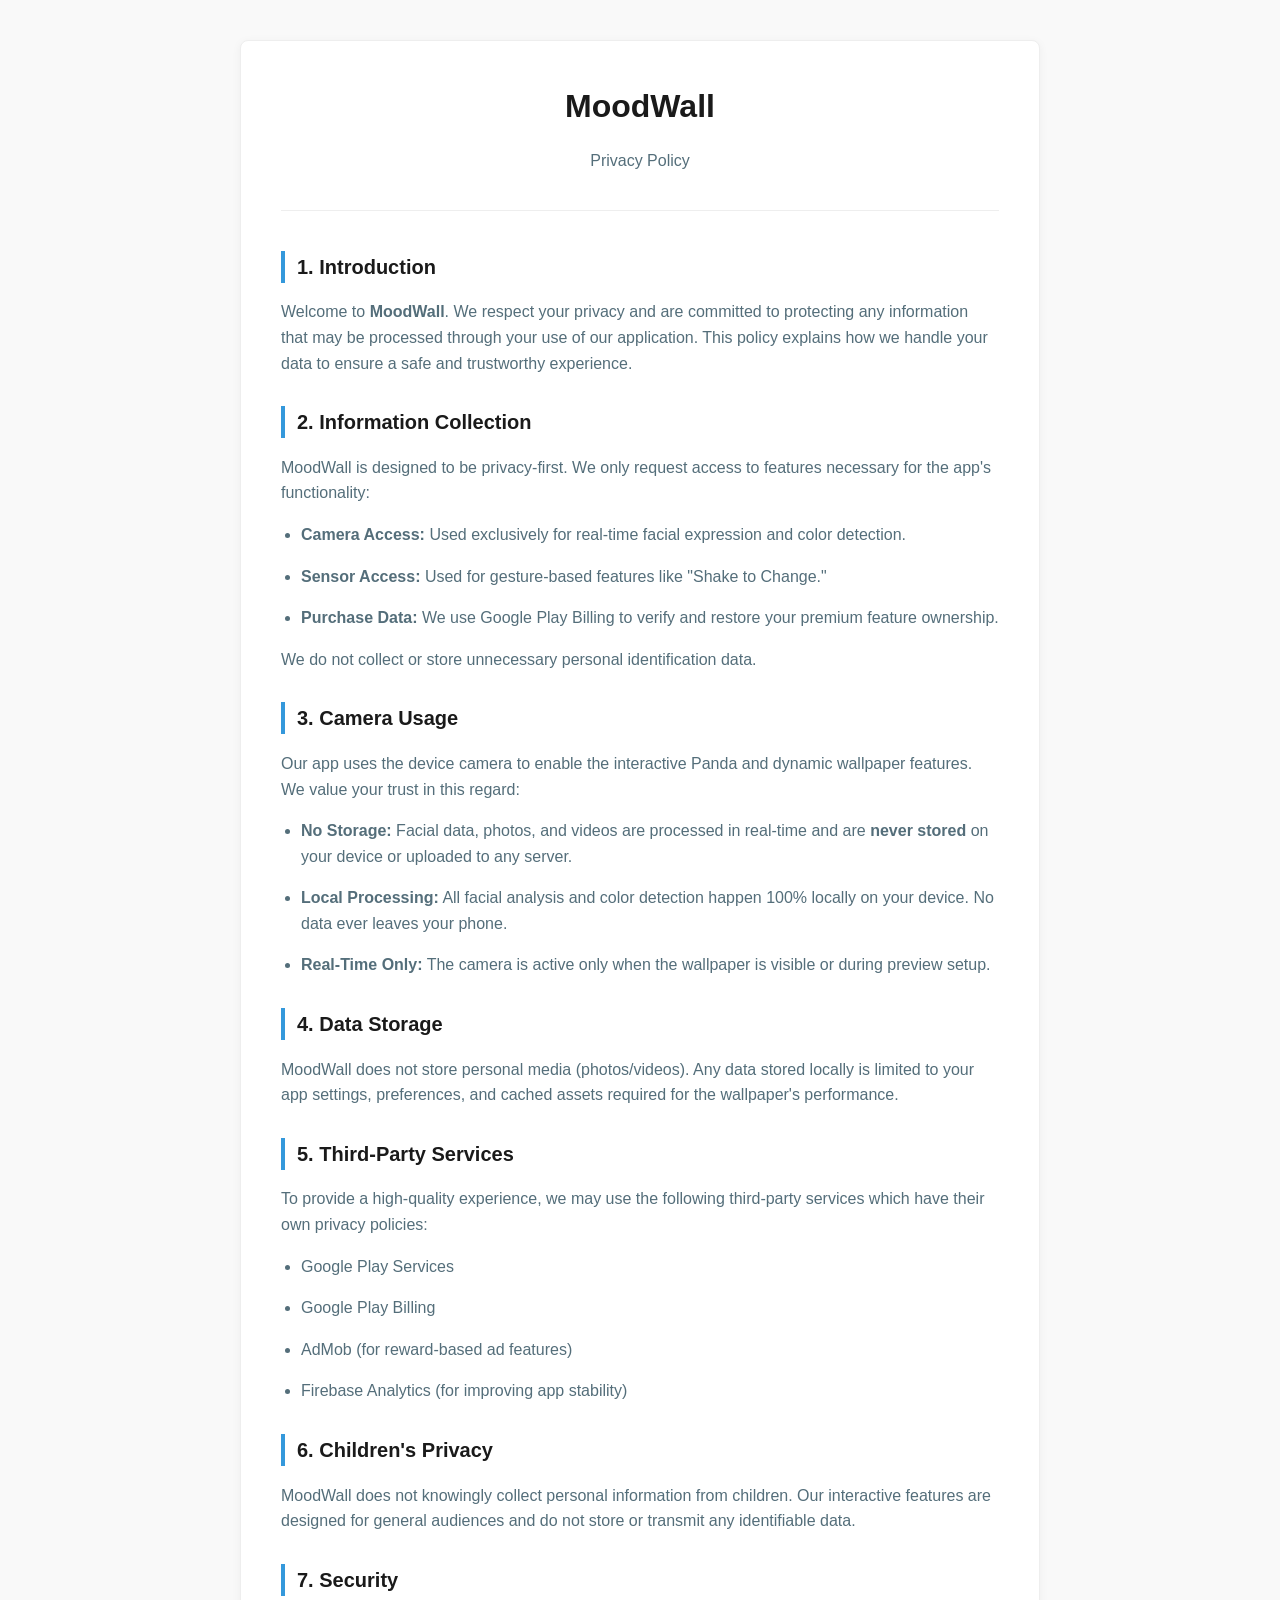
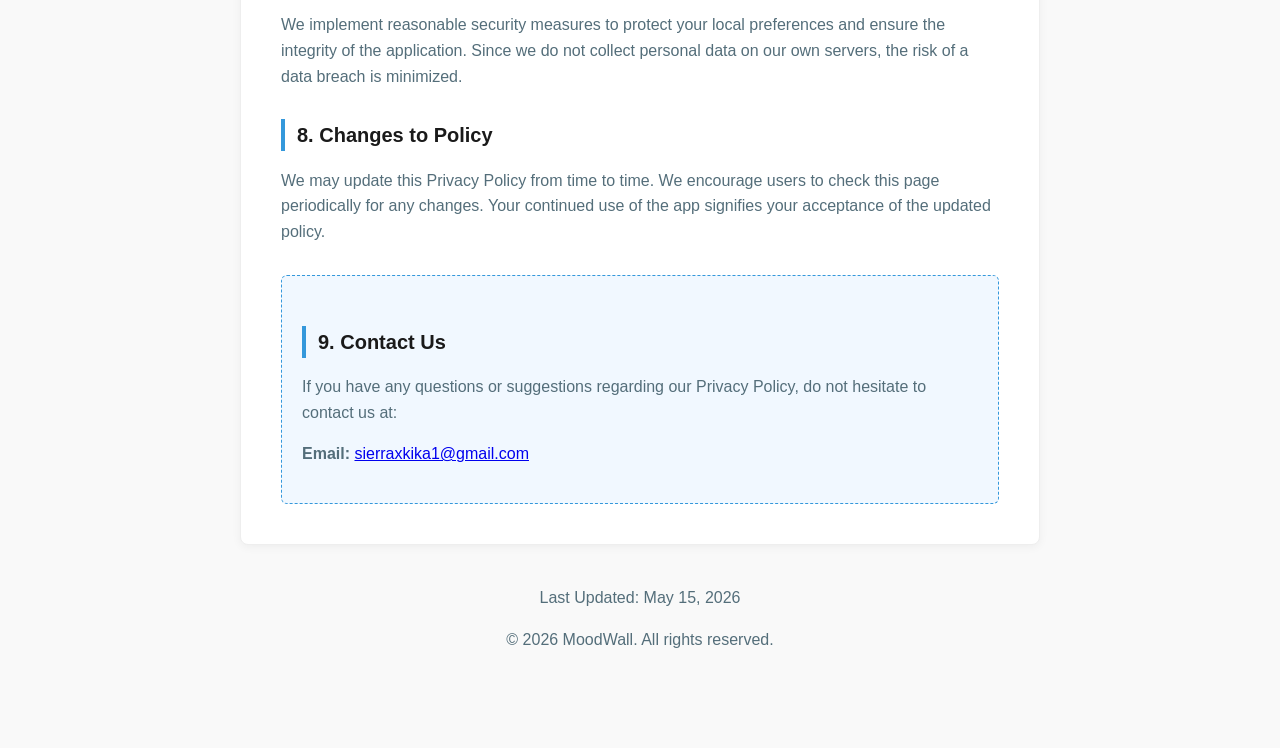
<file: index.html>
<!DOCTYPE html>
<html lang="en">
<head>
    <meta charset="UTF-8">
    <meta name="viewport" content="width=device-width, initial-scale=1.0">
    <meta name="robots" content="noindex">
    <title>MoodWall – Privacy Policy</title>
    <link rel="stylesheet" href="privacy_policy.css">
</head>
<body>

<div class="container">
    <div class="card">
        <header>
            <h1>MoodWall</h1>
            <p>Privacy Policy</p>
        </header>

        <section>
            <h2>1. Introduction</h2>
            <p>Welcome to <strong>MoodWall</strong>. We respect your privacy and are committed to protecting any information that may be processed through your use of our application. This policy explains how we handle your data to ensure a safe and trustworthy experience.</p>
        </section>

        <section>
            <h2>2. Information Collection</h2>
            <p>MoodWall is designed to be privacy-first. We only request access to features necessary for the app's functionality:</p>
            <ul>
                <li><strong>Camera Access:</strong> Used exclusively for real-time facial expression and color detection.</li>
                <li><strong>Sensor Access:</strong> Used for gesture-based features like "Shake to Change."</li>
                <li><strong>Purchase Data:</strong> We use Google Play Billing to verify and restore your premium feature ownership.</li>
            </ul>
            <p>We do not collect or store unnecessary personal identification data.</p>
        </section>

        <section>
            <h2>3. Camera Usage</h2>
            <p>Our app uses the device camera to enable the interactive Panda and dynamic wallpaper features. We value your trust in this regard:</p>
            <ul>
                <li><strong>No Storage:</strong> Facial data, photos, and videos are processed in real-time and are <strong>never stored</strong> on your device or uploaded to any server.</li>
                <li><strong>Local Processing:</strong> All facial analysis and color detection happen 100% locally on your device. No data ever leaves your phone.</li>
                <li><strong>Real-Time Only:</strong> The camera is active only when the wallpaper is visible or during preview setup.</li>
            </ul>
        </section>

        <section>
            <h2>4. Data Storage</h2>
            <p>MoodWall does not store personal media (photos/videos). Any data stored locally is limited to your app settings, preferences, and cached assets required for the wallpaper's performance.</p>
        </section>

        <section>
            <h2>5. Third-Party Services</h2>
            <p>To provide a high-quality experience, we may use the following third-party services which have their own privacy policies:</p>
            <ul>
                <li>Google Play Services</li>
                <li>Google Play Billing</li>
                <li>AdMob (for reward-based ad features)</li>
                <li>Firebase Analytics (for improving app stability)</li>
            </ul>
        </section>

        <section>
            <h2>6. Children's Privacy</h2>
            <p>MoodWall does not knowingly collect personal information from children. Our interactive features are designed for general audiences and do not store or transmit any identifiable data.</p>
        </section>

        <section>
            <h2>7. Security</h2>
            <p>We implement reasonable security measures to protect your local preferences and ensure the integrity of the application. Since we do not collect personal data on our own servers, the risk of a data breach is minimized.</p>
        </section>

        <section>
            <h2>8. Changes to Policy</h2>
            <p>We may update this Privacy Policy from time to time. We encourage users to check this page periodically for any changes. Your continued use of the app signifies your acceptance of the updated policy.</p>
        </section>

        <section class="contact-info">
            <h2>9. Contact Us</h2>
            <p>If you have any questions or suggestions regarding our Privacy Policy, do not hesitate to contact us at:</p>
            <p><strong>Email:</strong> <a href="mailto:sierraxkika1@gmail.com">sierraxkika1@gmail.com</a></p>
        </section>
    </div>

    <footer>
        <p>Last Updated: May 15, 2026</p>
        <p>&copy; 2026 MoodWall. All rights reserved.</p>
    </footer>
</div>

</body>
</html>
</file>
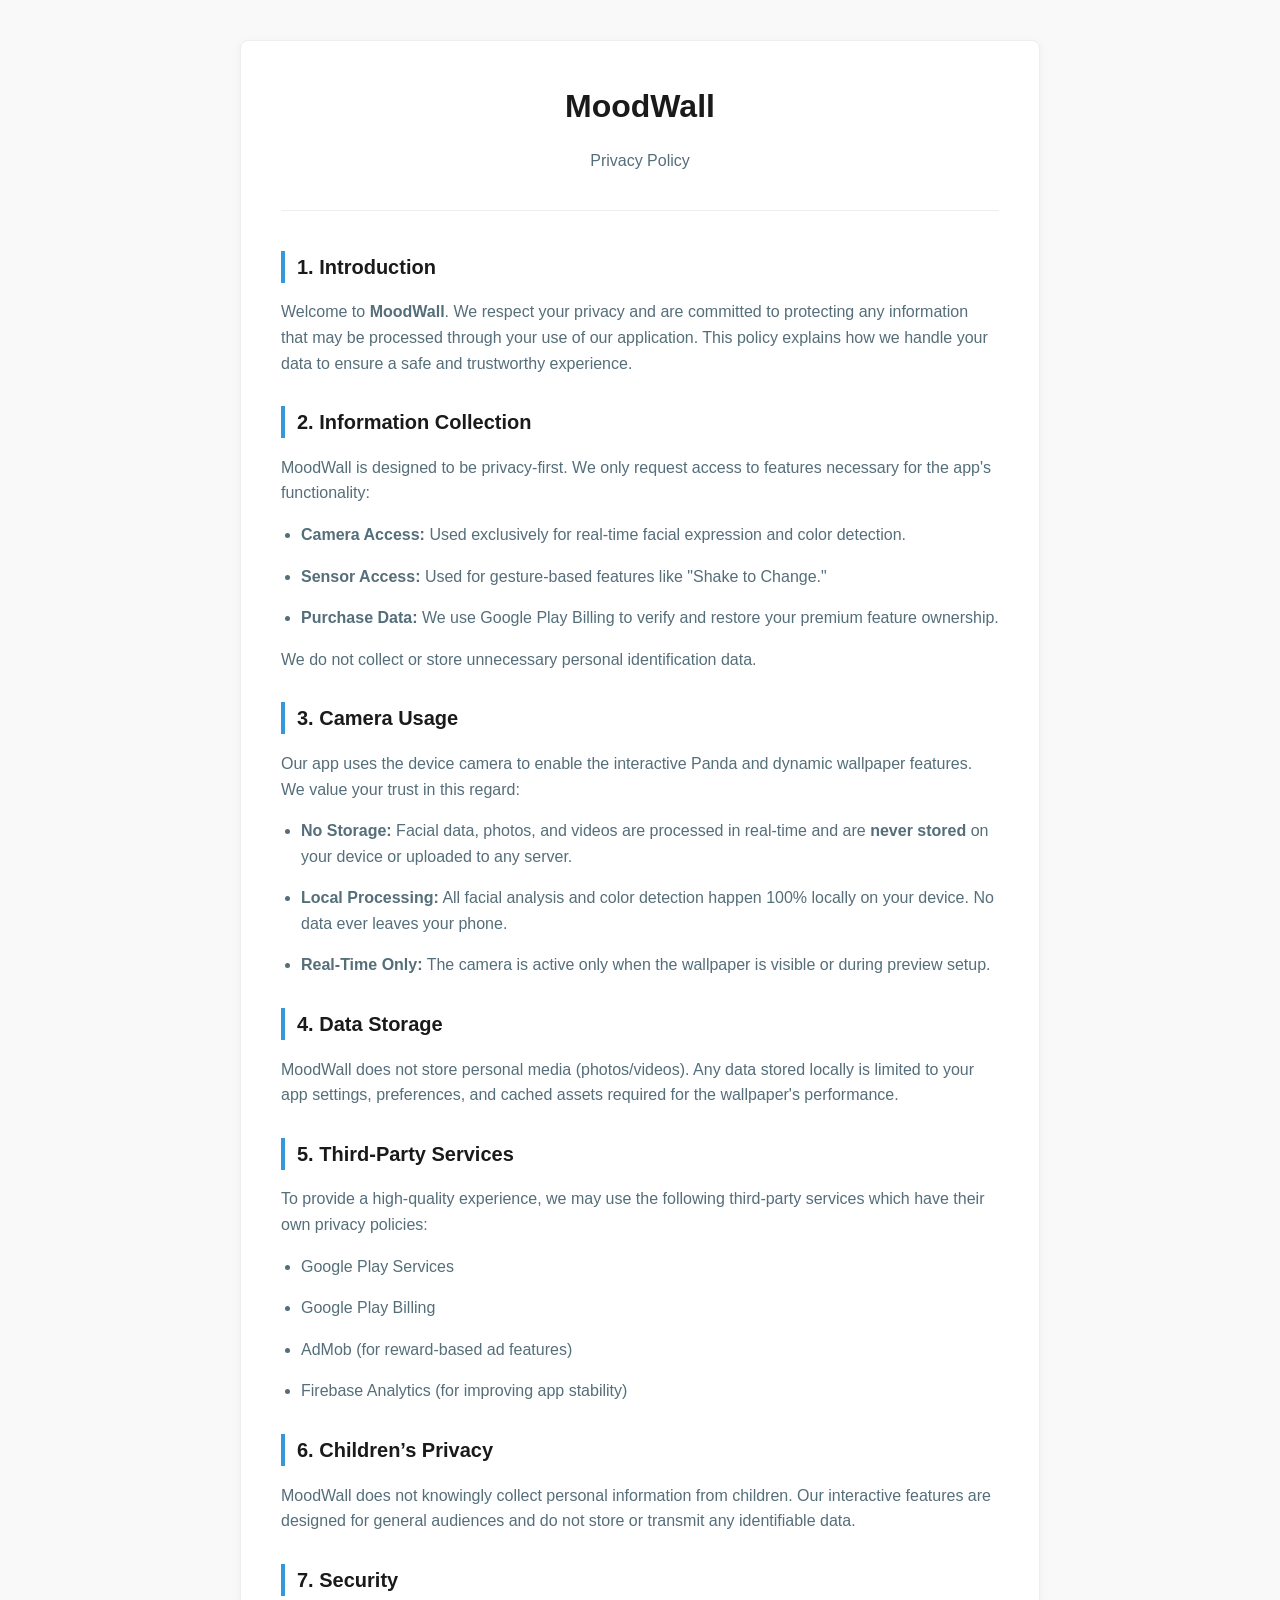
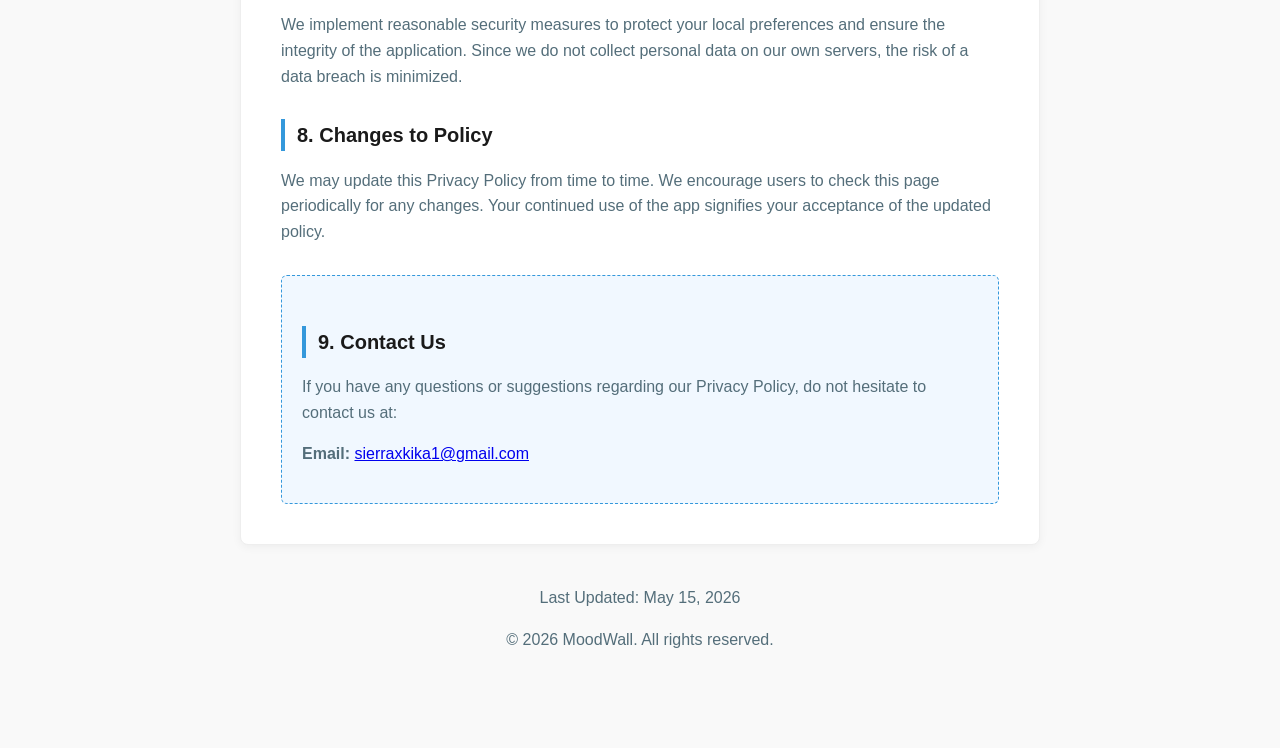
<file: privacy_policy.html>
<!DOCTYPE html>
<html lang="en">
<head>
    <meta charset="UTF-8">
    <meta name="viewport" content="width=device-width, initial-scale=1.0">
    <meta name="robots" content="noindex">
    <title>MoodWall – Privacy Policy</title>
    <style>
        :root {
            --primary-text: #2c3e50;
            --secondary-text: #546e7a;
            --bg-color: #f9f9f9;
            --card-bg: #ffffff;
            --border-color: #eeeeee;
        }

        body {
            font-family: -apple-system, BlinkMacSystemFont, "Segoe UI", Roboto, Helvetica, Arial, sans-serif;
            line-height: 1.6;
            color: var(--primary-text);
            background-color: var(--bg-color);
            margin: 0;
            padding: 0;
            -webkit-font-smoothing: antialiased;
        }

        .container {
            max-width: 800px;
            margin: 40px auto;
            padding: 0 20px;
        }

        .card {
            background: var(--card-bg);
            padding: 40px;
            border-radius: 8px;
            box-shadow: 0 2px 10px rgba(0,0,0,0.05);
            border: 1px solid var(--border-color);
        }

        header {
            text-align: center;
            margin-bottom: 40px;
            border-bottom: 1px solid var(--border-color);
            padding-bottom: 20px;
        }

        h1 {
            font-size: 2rem;
            margin: 0;
            color: #1a1a1a;
        }

        h2 {
            font-size: 1.25rem;
            margin-top: 30px;
            color: #1a1a1a;
            border-left: 4px solid #3498db;
            padding-left: 12px;
        }

        p, li {
            font-size: 1rem;
            color: var(--secondary-text);
            margin-bottom: 16px;
        }

        ul {
            padding-left: 20px;
        }

        .contact-info {
            background: #f1f8ff;
            padding: 20px;
            border-radius: 6px;
            margin-top: 30px;
            border: 1px dashed #3498db;
        }

        footer {
            text-align: center;
            margin-top: 40px;
            font-size: 0.85rem;
            color: #999;
            padding-bottom: 40px;
        }

        @media (max-width: 600px) {
            .container { margin: 20px auto; }
            .card { padding: 25px; }
            h1 { font-size: 1.5rem; }
        }
    </style>
</head>
<body>

<div class="container">
    <div class="card">
        <header>
            <h1>MoodWall</h1>
            <p>Privacy Policy</p>
        </header>

        <section>
            <h2>1. Introduction</h2>
            <p>Welcome to <strong>MoodWall</strong>. We respect your privacy and are committed to protecting any information that may be processed through your use of our application. This policy explains how we handle your data to ensure a safe and trustworthy experience.</p>
        </section>

        <section>
            <h2>2. Information Collection</h2>
            <p>MoodWall is designed to be privacy-first. We only request access to features necessary for the app's functionality:</p>
            <ul>
                <li><strong>Camera Access:</strong> Used exclusively for real-time facial expression and color detection.</li>
                <li><strong>Sensor Access:</strong> Used for gesture-based features like "Shake to Change."</li>
                <li><strong>Purchase Data:</strong> We use Google Play Billing to verify and restore your premium feature ownership.</li>
            </ul>
            <p>We do not collect or store unnecessary personal identification data.</p>
        </section>

        <section>
            <h2>3. Camera Usage</h2>
            <p>Our app uses the device camera to enable the interactive Panda and dynamic wallpaper features. We value your trust in this regard:</p>
            <ul>
                <li><strong>No Storage:</strong> Facial data, photos, and videos are processed in real-time and are <strong>never stored</strong> on your device or uploaded to any server.</li>
                <li><strong>Local Processing:</strong> All facial analysis and color detection happen 100% locally on your device. No data ever leaves your phone.</li>
                <li><strong>Real-Time Only:</strong> The camera is active only when the wallpaper is visible or during preview setup.</li>
            </ul>
        </section>

        <section>
            <h2>4. Data Storage</h2>
            <p>MoodWall does not store personal media (photos/videos). Any data stored locally is limited to your app settings, preferences, and cached assets required for the wallpaper's performance.</p>
        </section>

        <section>
            <h2>5. Third-Party Services</h2>
            <p>To provide a high-quality experience, we may use the following third-party services which have their own privacy policies:</p>
            <ul>
                <li>Google Play Services</li>
                <li>Google Play Billing</li>
                <li>AdMob (for reward-based ad features)</li>
                <li>Firebase Analytics (for improving app stability)</li>
            </ul>
        </section>

        <section>
            <h2>6. Children’s Privacy</h2>
            <p>MoodWall does not knowingly collect personal information from children. Our interactive features are designed for general audiences and do not store or transmit any identifiable data.</p>
        </section>

        <section>
            <h2>7. Security</h2>
            <p>We implement reasonable security measures to protect your local preferences and ensure the integrity of the application. Since we do not collect personal data on our own servers, the risk of a data breach is minimized.</p>
        </section>

        <section>
            <h2>8. Changes to Policy</h2>
            <p>We may update this Privacy Policy from time to time. We encourage users to check this page periodically for any changes. Your continued use of the app signifies your acceptance of the updated policy.</p>
        </section>

        <section class="contact-info">
            <h2>9. Contact Us</h2>
            <p>If you have any questions or suggestions regarding our Privacy Policy, do not hesitate to contact us at:</p>
            <p><strong>Email:</strong> <a href="mailto:sierraxkika1@gmail.com">sierraxkika1@gmail.com</a></p>
        </section>
    </div>

    <footer>
        <p>Last Updated: May 15, 2026</p>
        <p>&copy; 2026 MoodWall. All rights reserved.</p>
    </footer>
</div>

</body>
</html>
</file>
<file: privacy_policy.css>
/* ============================================
   MoodWall – Privacy Policy Stylesheet
   Last Updated: May 15, 2026
   © 2026 MoodWall. All rights reserved.
============================================ */

/* ── CSS Custom Properties ── */
:root {
    --primary-text:   #2c3e50;
    --secondary-text: #546e7a;
    --bg-color:       #f9f9f9;
    --card-bg:        #ffffff;
    --border-color:   #eeeeee;
}

/* ── Base / Reset ── */
body {
    font-family: -apple-system, BlinkMacSystemFont, "Segoe UI", Roboto, Helvetica, Arial, sans-serif;
    line-height: 1.6;
    color: var(--primary-text);
    background-color: var(--bg-color);
    margin: 0;
    padding: 0;
    -webkit-font-smoothing: antialiased;
}

/* ── Layout ── */
.container {
    max-width: 800px;
    margin: 40px auto;
    padding: 0 20px;
}

/* ── Card ── */
.card {
    background: var(--card-bg);
    padding: 40px;
    border-radius: 8px;
    box-shadow: 0 2px 10px rgba(0, 0, 0, 0.05);
    border: 1px solid var(--border-color);
}

/* ── Header ── */
header {
    text-align: center;
    margin-bottom: 40px;
    border-bottom: 1px solid var(--border-color);
    padding-bottom: 20px;
}

/* ── Typography ── */
h1 {
    font-size: 2rem;
    margin: 0;
    color: #1a1a1a;
}

h2 {
    font-size: 1.25rem;
    margin-top: 30px;
    color: #1a1a1a;
    border-left: 4px solid #3498db;
    padding-left: 12px;
}

p,
li {
    font-size: 1rem;
    color: var(--secondary-text);
    margin-bottom: 16px;
}

ul {
    padding-left: 20px;
}

/* ── Contact Info Block ── */
.contact-info {
    background: #f1f8ff;
    padding: 20px;
    border-radius: 6px;
    margin-top: 30px;
    border: 1px dashed #3498db;
}

/* ── Footer ── */
footer {
    text-align: center;
    margin-top: 40px;
    font-size: 0.85rem;
    color: #999;
    padding-bottom: 40px;
}

/* ── Responsive ── */
@media (max-width: 600px) {
    .container {
        margin: 20px auto;
    }

    .card {
        padding: 25px;
    }

    h1 {
        font-size: 1.5rem;
    }
}
</file>
